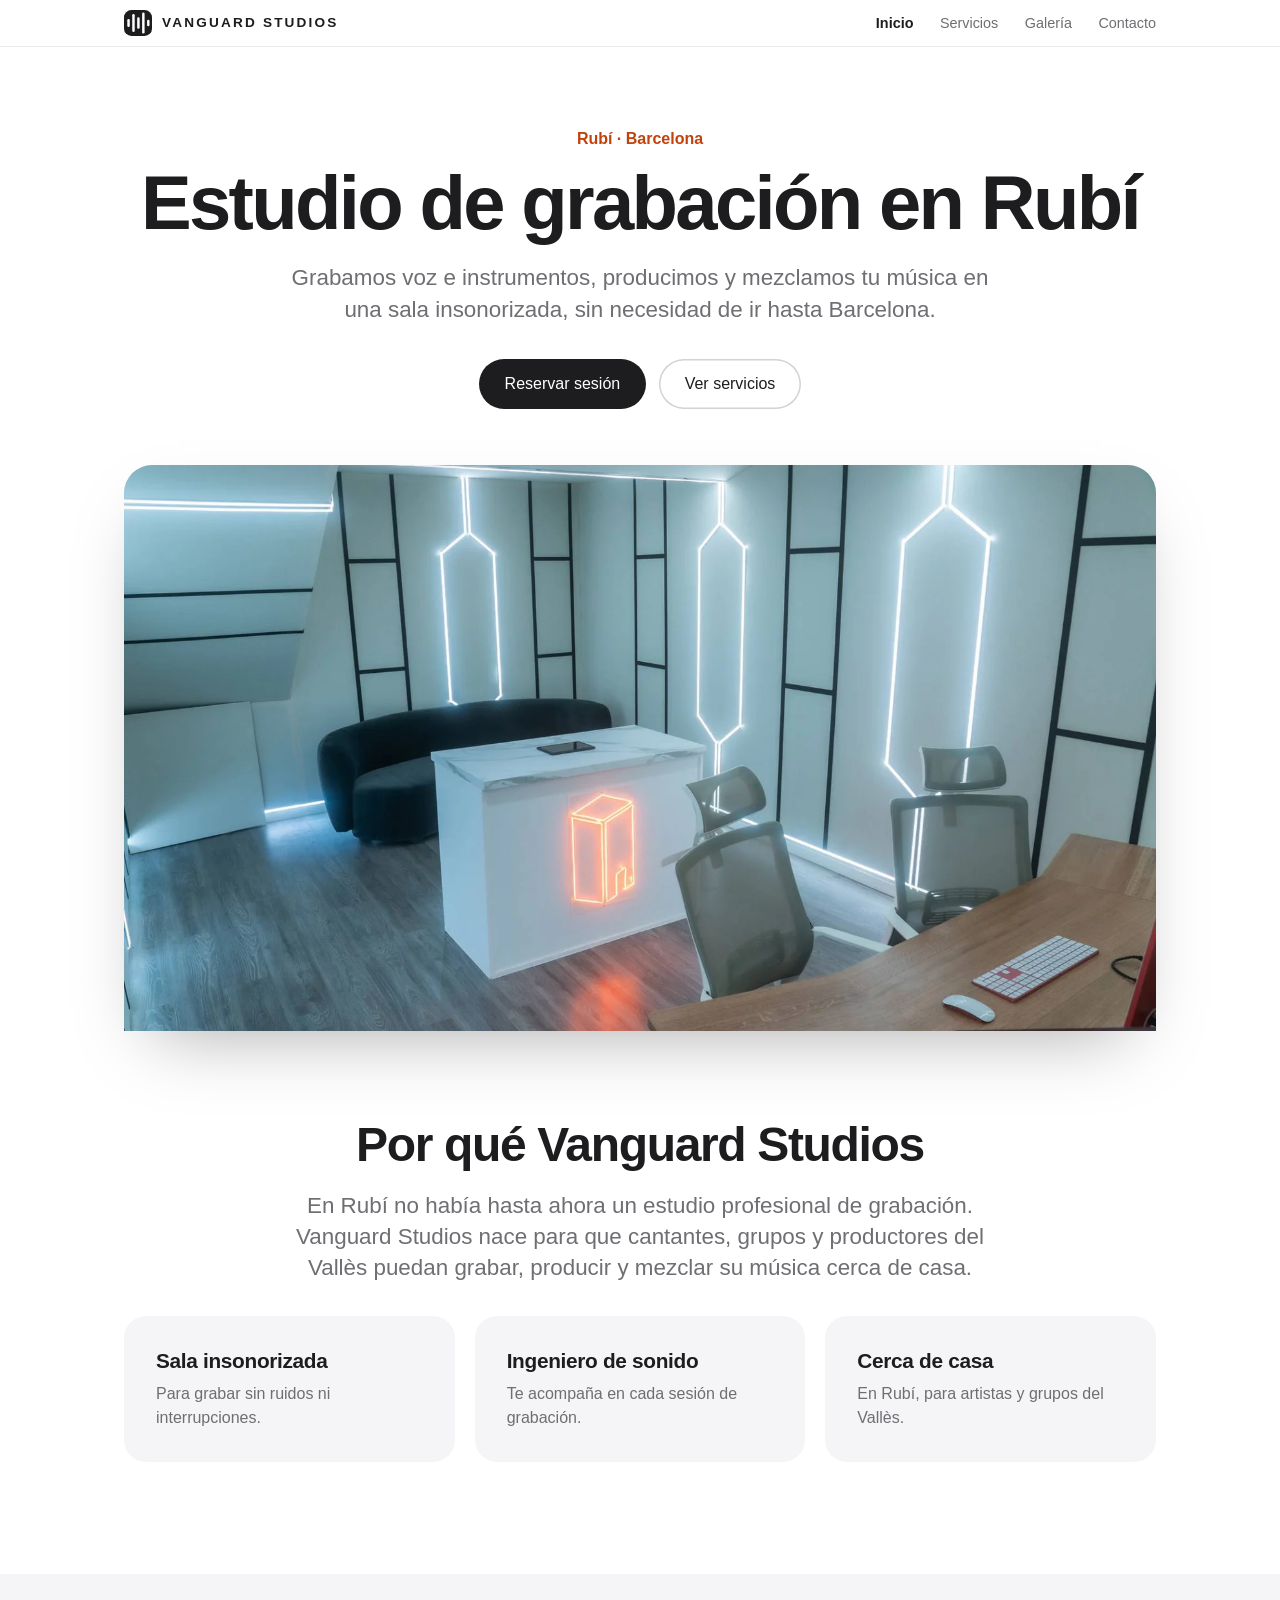
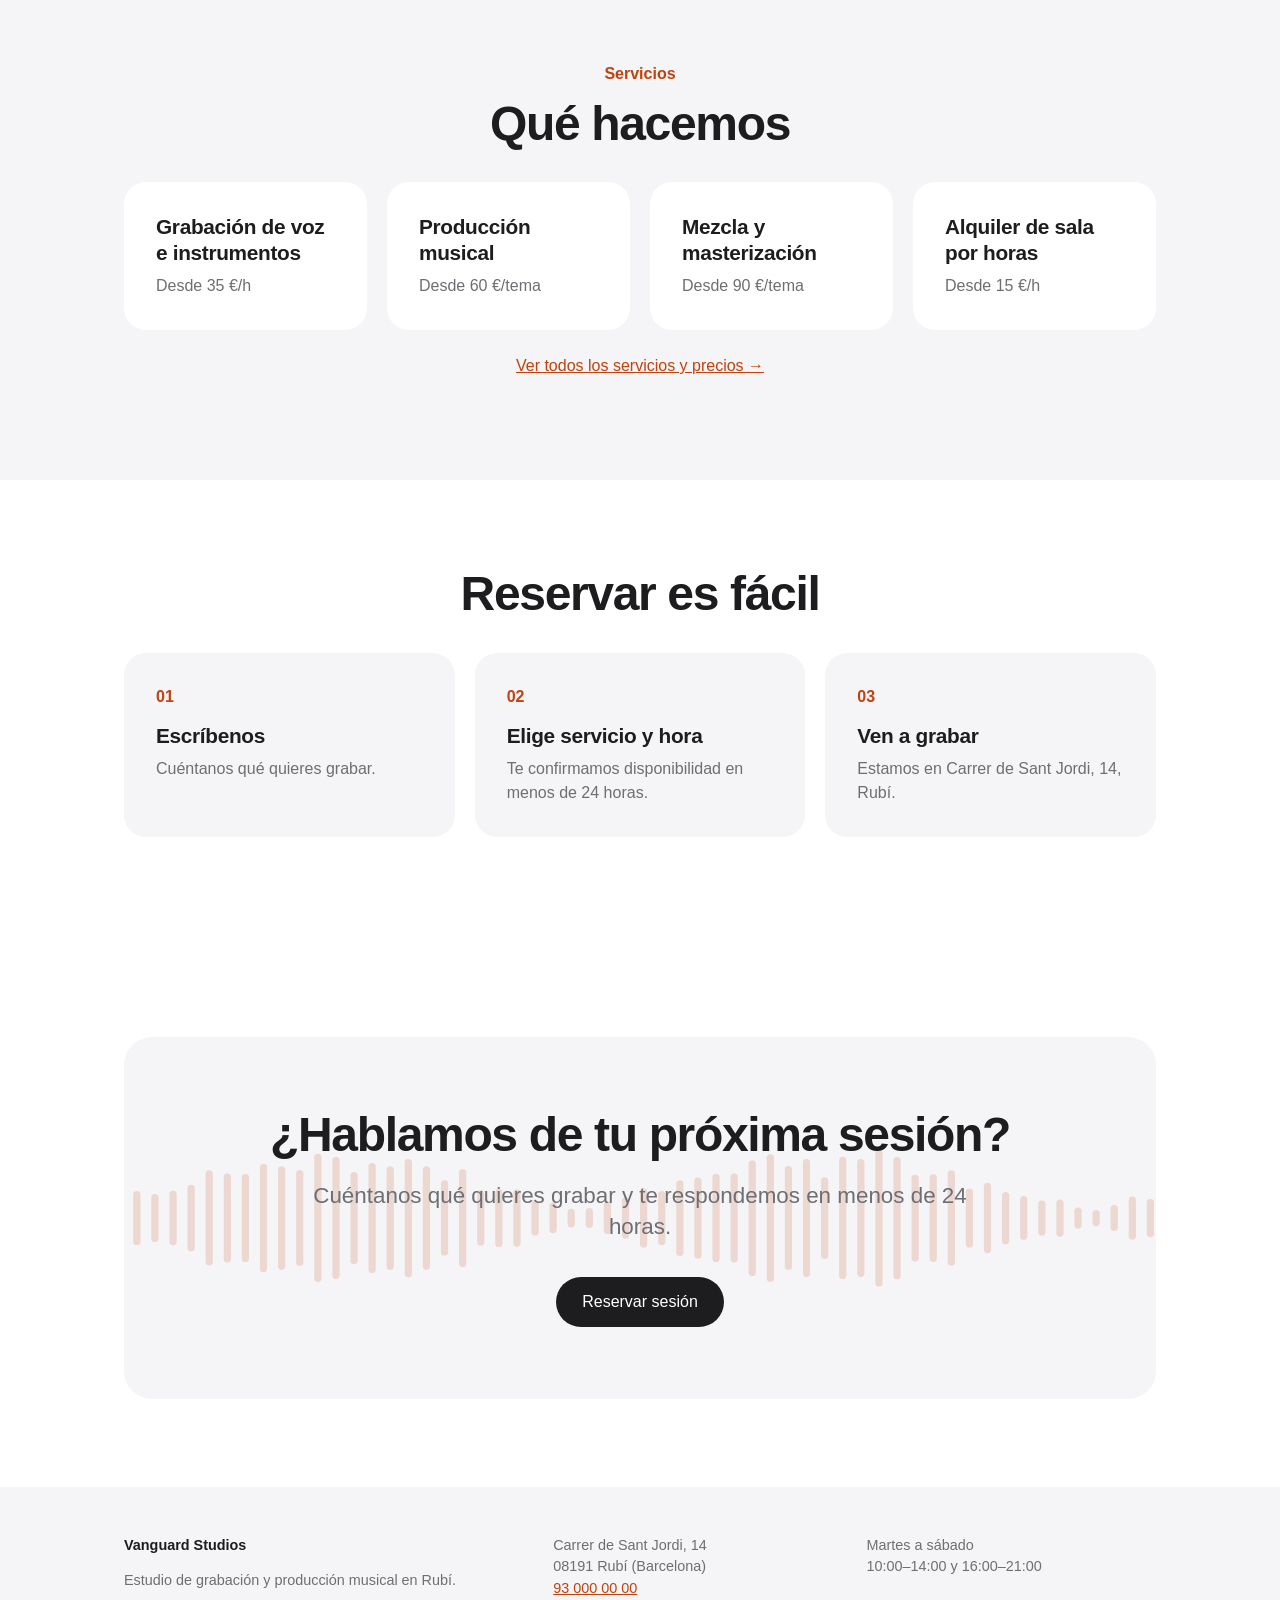
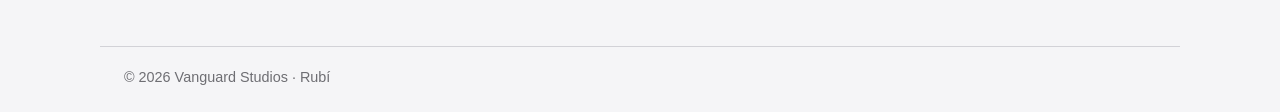
<file: index.html>
<!doctype html>
<html lang="es">

<head>
  <meta charset="UTF-8">
  <meta name="viewport" content="width=device-width, initial-scale=1">
  <title>Vanguard Studios | Estudio de grabación en Rubí</title>
  <meta name="description"
    content="Vanguard Studios es el estudio de grabación y producción musical de Rubí. Grabación de voz e instrumentos, mezcla, masterización y alquiler de sala.">
  <link rel="canonical" href="https://xikeereee.github.io/">
  <meta property="og:type" content="website">
  <meta property="og:locale" content="es_ES">
  <meta property="og:site_name" content="Vanguard Studios">
  <meta property="og:title" content="Vanguard Studios | Estudio de grabación en Rubí">
  <meta property="og:description"
    content="Vanguard Studios es el estudio de grabación y producción musical de Rubí. Grabación de voz e instrumentos, mezcla, masterización y alquiler de sala.">
  <meta property="og:image" content="https://xikeereee.github.io/STUFF/instalaciones-estudio-korner-1.jpg">
  <link rel="icon" href="img/favicon.svg" type="image/svg+xml">
  <link rel="stylesheet" href="style.css">
  <script type="application/ld+json">
  {"@context":"https://schema.org","@type":"LocalBusiness","name":"Vanguard Studios","description":"Estudio de grabación y producción musical en Rubí: grabación de voz e instrumentos, mezcla, masterización y alquiler de sala.","url":"https://xikeereee.github.io/","image":"https://xikeereee.github.io/STUFF/instalaciones-estudio-korner-1.jpg","telephone":"+34930000000","address":{"@type":"PostalAddress","streetAddress":"Carrer de Sant Jordi, 14","postalCode":"08191","addressLocality":"Rubí","addressRegion":"Barcelona","addressCountry":"ES"},"openingHoursSpecification":[{"@type":"OpeningHoursSpecification","dayOfWeek":["Tuesday","Wednesday","Thursday","Friday","Saturday"],"opens":"10:00","closes":"14:00"},{"@type":"OpeningHoursSpecification","dayOfWeek":["Tuesday","Wednesday","Thursday","Friday","Saturday"],"opens":"16:00","closes":"21:00"}]}
  </script>
</head>

<body>
  <a class="salto" href="#contenido">Saltar al contenido</a>
  <header>
    <div class="contenedor">
      <a class="logo" href="index.html"><img src="img/logo.svg" width="28" height="26" alt="">VANGUARD STUDIOS</a>
      <nav aria-label="Principal">
        <a href="index.html" aria-current="page">Inicio</a>
        <a href="servicios.html">Servicios</a>
        <a href="galeria.html">Galería</a>
        <a href="contacto.html">Contacto</a>
      </nav>
    </div>
  </header>
  <main id="contenido">
    <section class="hero">
      <div class="contenedor">
        <p class="eyebrow">Rubí · Barcelona</p>
        <h1>Estudio de grabación en Rubí</h1>
        <p class="lead">Grabamos voz e instrumentos, producimos y mezclamos tu música en una sala insonorizada, sin
          necesidad de ir hasta Barcelona.</p>
        <p><a class="boton" href="contacto.html">Reservar sesión</a> <a class="boton claro" href="servicios.html">Ver
            servicios</a></p>
        <div class="hero-img"><img src="STUFF/instalaciones-estudio-korner-1.jpg" width="1600" height="877"
            fetchpriority="high"
            alt="Recepción de Vanguard Studios, estudio de grabación en Rubí, con paneles de luz LED y sofá"></div>
      </div>
    </section>

    <section>
      <div class="contenedor centro">
        <h2>Por qué Vanguard Studios</h2>
        <p class="lead">En Rubí no había hasta ahora un estudio profesional de grabación. Vanguard Studios nace para que
          cantantes, grupos y productores del Vallès puedan grabar, producir y mezclar su música cerca de casa.</p>
        <div class="grid">
          <div class="card">
            <h3>Sala insonorizada</h3>
            <p>Para grabar sin ruidos ni interrupciones.</p>
          </div>
          <div class="card">
            <h3>Ingeniero de sonido</h3>
            <p>Te acompaña en cada sesión de grabación.</p>
          </div>
          <div class="card">
            <h3>Cerca de casa</h3>
            <p>En Rubí, para artistas y grupos del Vallès.</p>
          </div>
        </div>
      </div>
    </section>

    <section class="gris">
      <div class="contenedor centro">
        <p class="eyebrow">Servicios</p>
        <h2>Qué hacemos</h2>
        <div class="grid grid-4">
          <a class="card enlace" href="servicios.html">
            <h3>Grabación de voz e instrumentos</h3>
            <p>Desde 35 €/h</p>
          </a>
          <a class="card enlace" href="servicios.html">
            <h3>Producción musical</h3>
            <p>Desde 60 €/tema</p>
          </a>
          <a class="card enlace" href="servicios.html">
            <h3>Mezcla y masterización</h3>
            <p>Desde 90 €/tema</p>
          </a>
          <a class="card enlace" href="servicios.html">
            <h3>Alquiler de sala por horas</h3>
            <p>Desde 15 €/h</p>
          </a>
        </div>
        <p><a href="servicios.html">Ver todos los servicios y precios →</a></p>
      </div>
    </section>

    <section>
      <div class="contenedor centro">
        <h2>Reservar es fácil</h2>
        <div class="grid">
          <div class="card">
            <p class="num">01</p>
            <h3>Escríbenos</h3>
            <p>Cuéntanos qué quieres grabar.</p>
          </div>
          <div class="card">
            <p class="num">02</p>
            <h3>Elige servicio y hora</h3>
            <p>Te confirmamos disponibilidad en menos de 24 horas.</p>
          </div>
          <div class="card">
            <p class="num">03</p>
            <h3>Ven a grabar</h3>
            <p>Estamos en Carrer de Sant Jordi, 14, Rubí.</p>
          </div>
        </div>
      </div>
    </section>
    <section>
      <div class="contenedor">
        <div class="cta">
          <h2>¿Hablamos de tu próxima sesión?</h2>
          <p class="lead">Cuéntanos qué quieres grabar y te respondemos en menos de 24 horas.</p>
          <a class="boton" href="contacto.html">Reservar sesión</a>
        </div>
      </div>
    </section>
  </main>
  <footer>
    <div class="contenedor pie">
      <div>
        <p class="pie-titulo">Vanguard Studios</p>
        <p>Estudio de grabación y producción musical en Rubí.</p>
      </div>
      <address>
        Carrer de Sant Jordi, 14<br>08191 Rubí (Barcelona)<br>
        <a href="tel:+34930000000">93 000 00 00</a>
      </address>
      <p>Martes a sábado<br>10:00–14:00 y 16:00–21:00</p>
    </div>
    <p class="copy">© 2026 Vanguard Studios · Rubí</p>
  </footer>
</body>

</html>
</file>
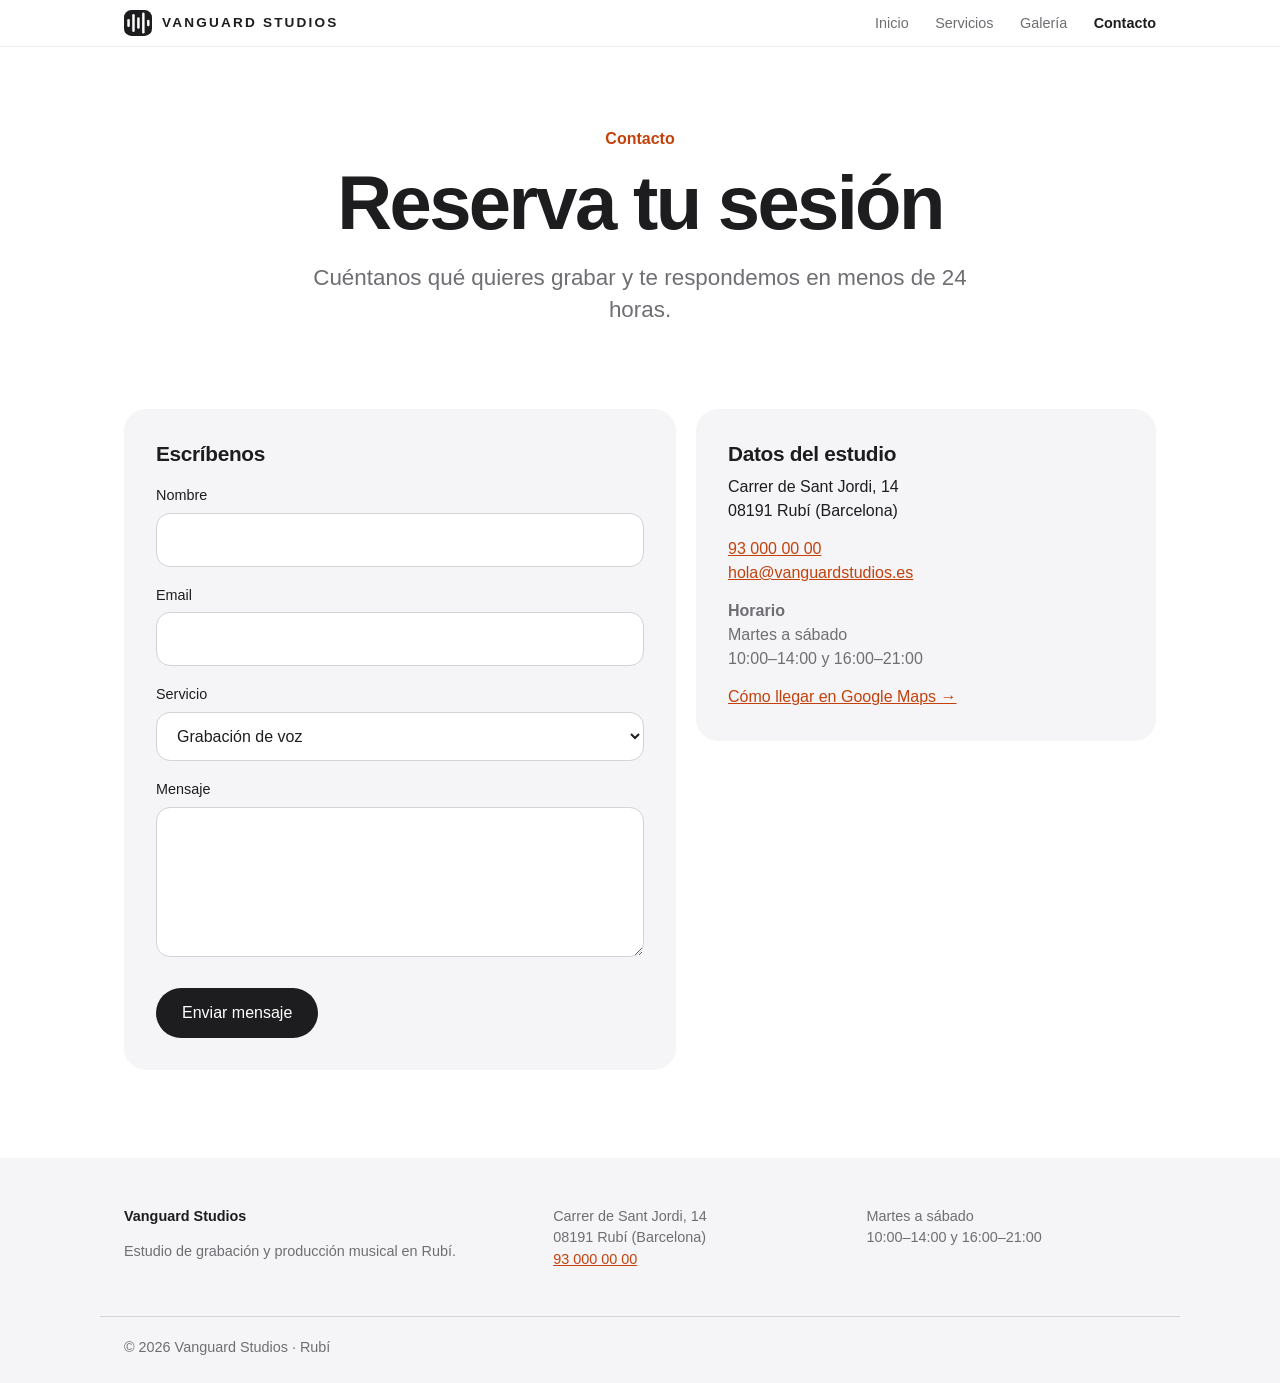
<file: contacto.html>
<!doctype html>
<html lang="es">

<head>
  <meta charset="UTF-8">
  <meta name="viewport" content="width=device-width, initial-scale=1">
  <title>Contacto | Vanguard Studios - Rubí</title>
  <meta name="description"
    content="Reserva tu sesión de grabación en Vanguard Studios, Rubí. Dirección, teléfono y horario del estudio.">
  <link rel="canonical" href="https://xikeereee.github.io/contacto.html">
  <meta property="og:type" content="website">
  <meta property="og:locale" content="es_ES">
  <meta property="og:site_name" content="Vanguard Studios">
  <meta property="og:title" content="Contacto | Vanguard Studios - Rubí">
  <meta property="og:description"
    content="Reserva tu sesión de grabación en Vanguard Studios, Rubí. Dirección, teléfono y horario del estudio.">
  <meta property="og:image" content="https://xikeereee.github.io/STUFF/instalaciones-estudio-korner-1.jpg">
  <link rel="icon" href="img/favicon.svg" type="image/svg+xml">
  <link rel="stylesheet" href="style.css">
</head>

<body>
  <a class="salto" href="#contenido">Saltar al contenido</a>
  <header>
    <div class="contenedor">
      <a class="logo" href="index.html"><img src="img/logo.svg" width="28" height="26" alt="">VANGUARD STUDIOS</a>
      <nav aria-label="Principal">
        <a href="index.html">Inicio</a>
        <a href="servicios.html">Servicios</a>
        <a href="galeria.html">Galería</a>
        <a href="contacto.html" aria-current="page">Contacto</a>
      </nav>
    </div>
  </header>
  <main id="contenido">
    <section class="hero">
      <div class="contenedor">
        <p class="eyebrow">Contacto</p>
        <h1>Reserva tu sesión</h1>
        <p class="lead">Cuéntanos qué quieres grabar y te respondemos en menos de 24 horas.</p>
      </div>
    </section>

    <section class="sin-arriba">
      <div class="contenedor contacto-grid">
        <form class="card" action="mailto:hola@vanguardstudios.es" method="post" enctype="text/plain">
          <h2 class="h3">Escríbenos</h2>
          <label for="nombre">Nombre</label>
          <input id="nombre" name="Nombre" type="text" autocomplete="name" required>
          <label for="email">Email</label>
          <input id="email" name="Email" type="email" autocomplete="email" required>
          <label for="servicio">Servicio</label>
          <select id="servicio" name="Servicio">
            <option>Grabación de voz</option>
            <option>Grabación de instrumentos</option>
            <option>Producción musical</option>
            <option>Mezcla y masterización</option>
            <option>Alquiler de sala</option>
          </select>
          <label for="mensaje">Mensaje</label>
          <textarea id="mensaje" name="Mensaje" rows="5" required></textarea>
          <button class="boton" type="submit">Enviar mensaje</button>
        </form>

        <div class="card">
          <h2 class="h3">Datos del estudio</h2>
          <address>
            Carrer de Sant Jordi, 14<br>08191 Rubí (Barcelona)
          </address>
          <p><a href="tel:+34930000000">93 000 00 00</a><br><a
              href="mailto:hola@vanguardstudios.es">hola@vanguardstudios.es</a></p>
          <p><strong>Horario</strong><br>Martes a sábado<br>10:00–14:00 y 16:00–21:00</p>
          <p><a href="https://www.google.com/maps/search/?api=1&amp;query=Carrer+de+Sant+Jordi+14+Rub%C3%AD"
              rel="noopener">Cómo llegar en Google Maps →</a></p>
        </div>
      </div>
    </section>
  </main>
  <footer>
    <div class="contenedor pie">
      <div>
        <p class="pie-titulo">Vanguard Studios</p>
        <p>Estudio de grabación y producción musical en Rubí.</p>
      </div>
      <address>
        Carrer de Sant Jordi, 14<br>08191 Rubí (Barcelona)<br>
        <a href="tel:+34930000000">93 000 00 00</a>
      </address>
      <p>Martes a sábado<br>10:00–14:00 y 16:00–21:00</p>
    </div>
    <p class="copy">© 2026 Vanguard Studios · Rubí</p>
  </footer>
</body>

</html>
</file>
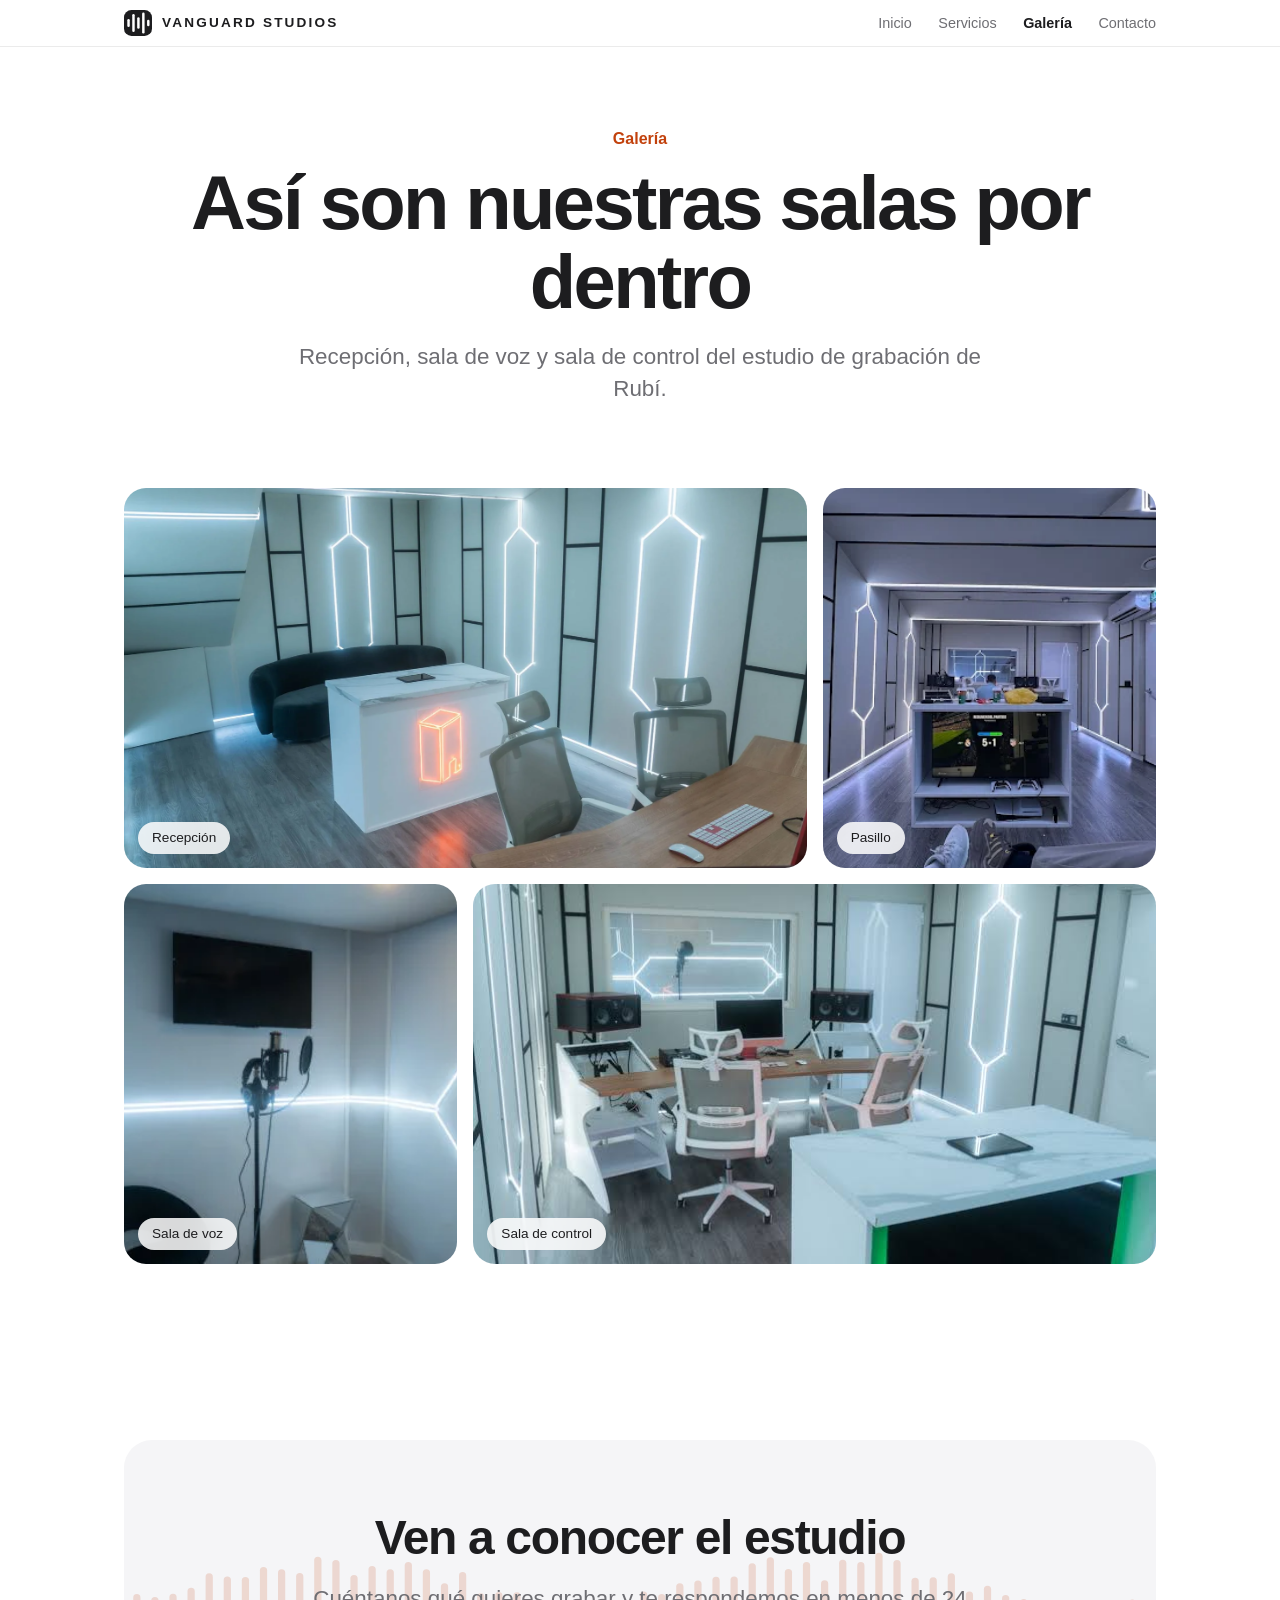
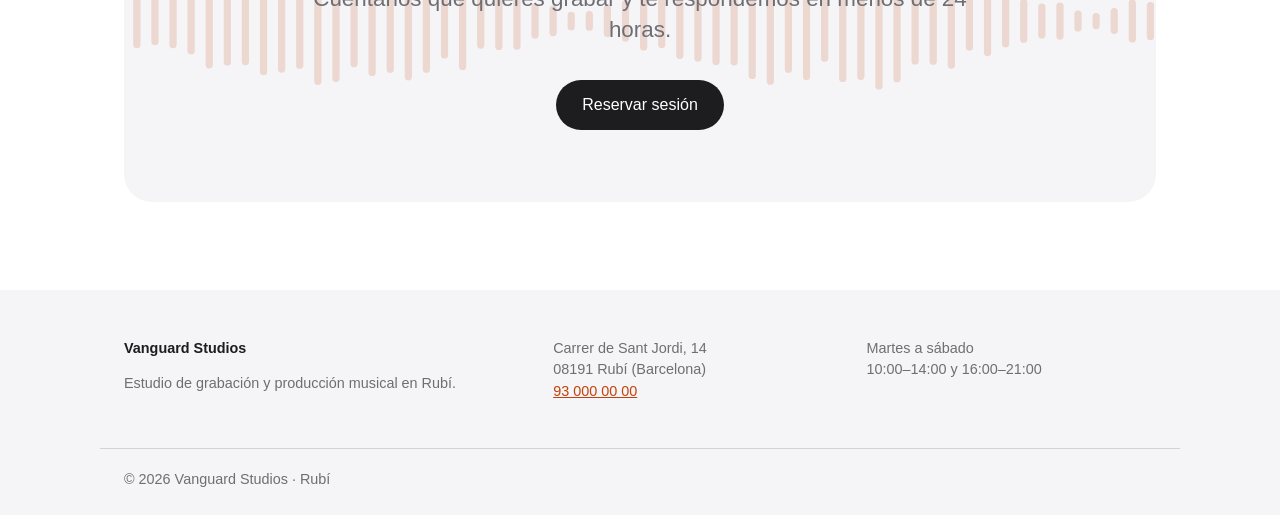
<file: galeria.html>
<!doctype html>
<html lang="es">

<head>
  <meta charset="UTF-8">
  <meta name="viewport" content="width=device-width, initial-scale=1">
  <title>Galería | Vanguard Studios - Rubí</title>
  <meta name="description"
    content="Fotos de las instalaciones y salas de Vanguard Studios, el estudio de grabación de Rubí.">
  <link rel="canonical" href="https://xikeereee.github.io/galeria.html">
  <meta property="og:type" content="website">
  <meta property="og:locale" content="es_ES">
  <meta property="og:site_name" content="Vanguard Studios">
  <meta property="og:title" content="Galería | Vanguard Studios - Rubí">
  <meta property="og:description"
    content="Fotos de las instalaciones y salas de Vanguard Studios, el estudio de grabación de Rubí.">
  <meta property="og:image" content="https://xikeereee.github.io/STUFF/instalaciones-estudio-korner-1.jpg">
  <link rel="icon" href="img/favicon.svg" type="image/svg+xml">
  <link rel="stylesheet" href="style.css">
</head>

<body>
  <a class="salto" href="#contenido">Saltar al contenido</a>
  <header>
    <div class="contenedor">
      <a class="logo" href="index.html"><img src="img/logo.svg" width="28" height="26" alt="">VANGUARD STUDIOS</a>
      <nav aria-label="Principal">
        <a href="index.html">Inicio</a>
        <a href="servicios.html">Servicios</a>
        <a href="galeria.html" aria-current="page">Galería</a>
        <a href="contacto.html">Contacto</a>
      </nav>
    </div>
  </header>
  <main id="contenido">
    <section class="hero">
      <div class="contenedor">
        <p class="eyebrow">Galería</p>
        <h1>Así son nuestras salas por dentro</h1>
        <p class="lead">Recepción, sala de voz y sala de control del estudio de grabación de Rubí.</p>
      </div>
    </section>

    <section class="sin-arriba">
      <div class="contenedor">
        <div class="galeria-grid">
          <figure class="ancha"><img src="STUFF/instalaciones-estudio-korner-1.jpg" width="1600" height="877"
              loading="lazy" alt="Recepción del estudio con paneles de luz LED, sofá y mostrador">
            <figcaption>Recepción</figcaption>
          </figure>
          <figure class=""><img src="STUFF/instalaciones-estudio-korner-4.jpg" width="287" height="510" loading="lazy"
              alt="Pasillo del estudio con líneas de iluminación LED">
            <figcaption>Pasillo</figcaption>
          </figure>
          <figure class=""><img src="STUFF/instalaciones-estudio-korner-2.jpg" width="500" height="333" loading="lazy"
              alt="Sala de grabación de voz con micrófono de condensador y filtro antipop">
            <figcaption>Sala de voz</figcaption>
          </figure>
          <figure class="ancha"><img src="STUFF/instalaciones-estudio-korner-3.jpg" width="679" height="452"
              loading="lazy" alt="Sala de control con monitores de estudio, mesa y sillas ergonómicas">
            <figcaption>Sala de control</figcaption>
          </figure>
        </div>
      </div>
    </section>
    <section>
      <div class="contenedor">
        <div class="cta">
          <h2>Ven a conocer el estudio</h2>
          <p class="lead">Cuéntanos qué quieres grabar y te respondemos en menos de 24 horas.</p>
          <a class="boton" href="contacto.html">Reservar sesión</a>
        </div>
      </div>
    </section>
  </main>
  <footer>
    <div class="contenedor pie">
      <div>
        <p class="pie-titulo">Vanguard Studios</p>
        <p>Estudio de grabación y producción musical en Rubí.</p>
      </div>
      <address>
        Carrer de Sant Jordi, 14<br>08191 Rubí (Barcelona)<br>
        <a href="tel:+34930000000">93 000 00 00</a>
      </address>
      <p>Martes a sábado<br>10:00–14:00 y 16:00–21:00</p>
    </div>
    <p class="copy">© 2026 Vanguard Studios · Rubí</p>
  </footer>
</body>

</html>
</file>
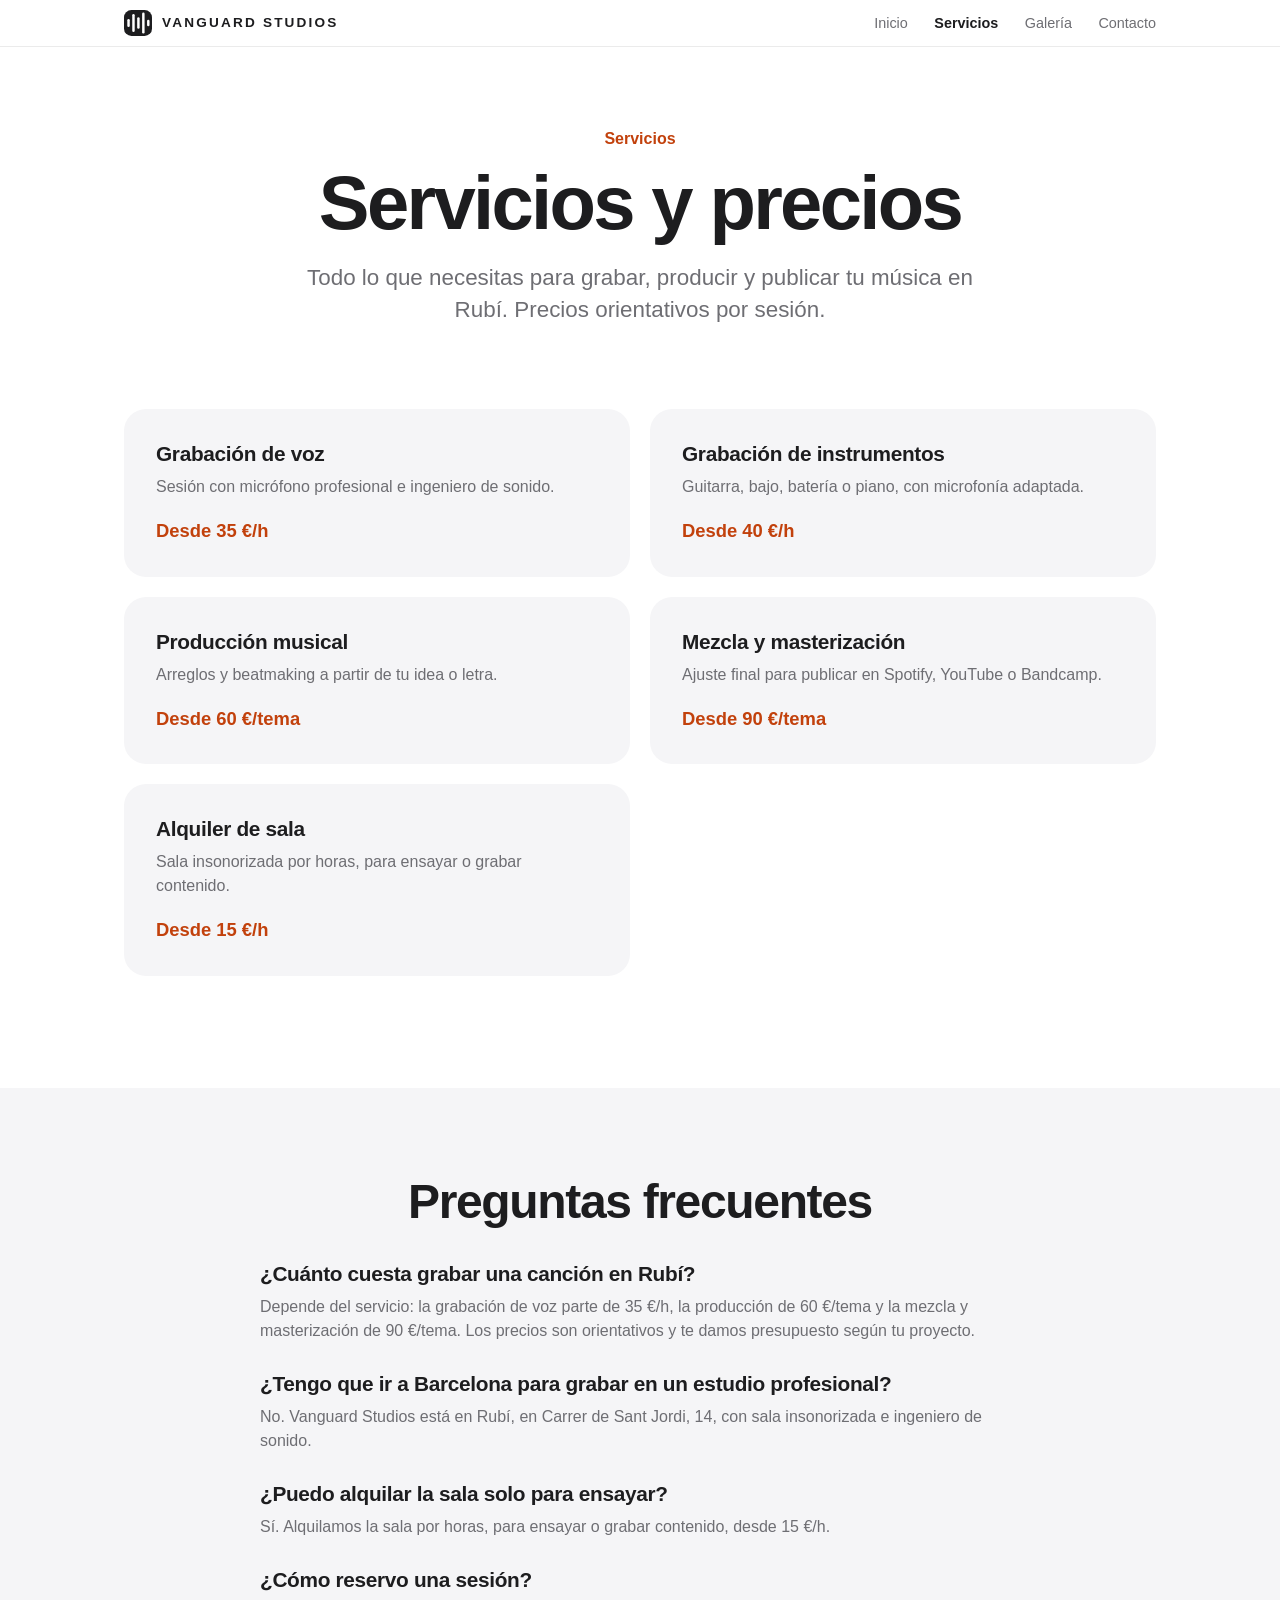
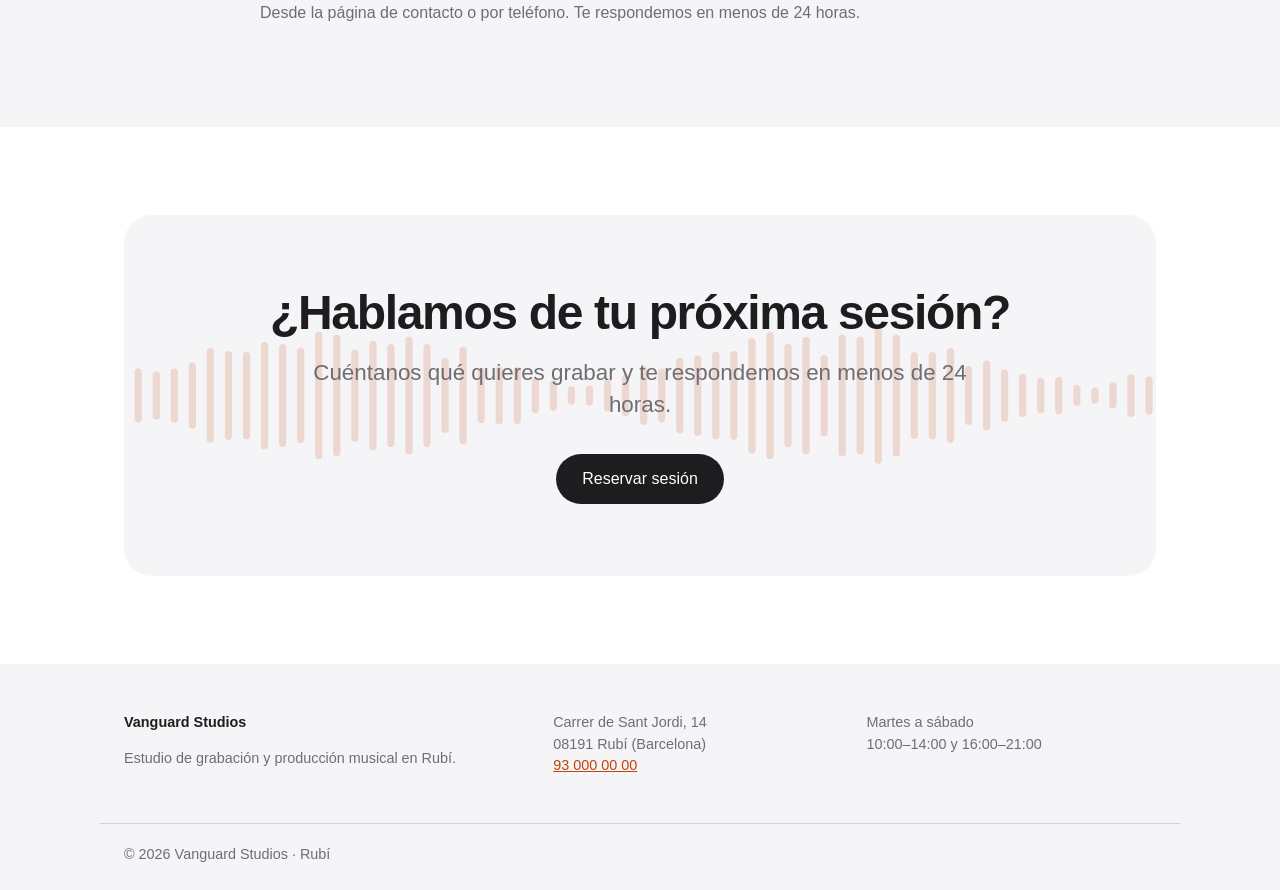
<file: servicios.html>
<!doctype html>
<html lang="es">

<head>
  <meta charset="UTF-8">
  <meta name="viewport" content="width=device-width, initial-scale=1">
  <title>Servicios y precios | Vanguard Studios - Rubí</title>
  <meta name="description"
    content="Grabación de voz e instrumentos, producción, mezcla, masterización y alquiler de sala en Vanguard Studios, Rubí.">
  <link rel="canonical" href="https://xikeereee.github.io/servicios.html">
  <meta property="og:type" content="website">
  <meta property="og:locale" content="es_ES">
  <meta property="og:site_name" content="Vanguard Studios">
  <meta property="og:title" content="Servicios y precios | Vanguard Studios - Rubí">
  <meta property="og:description"
    content="Grabación de voz e instrumentos, producción, mezcla, masterización y alquiler de sala en Vanguard Studios, Rubí.">
  <meta property="og:image" content="https://xikeereee.github.io/STUFF/instalaciones-estudio-korner-1.jpg">
  <link rel="icon" href="img/favicon.svg" type="image/svg+xml">
  <link rel="stylesheet" href="style.css">
</head>

<body>
  <a class="salto" href="#contenido">Saltar al contenido</a>
  <header>
    <div class="contenedor">
      <a class="logo" href="index.html"><img src="img/logo.svg" width="28" height="26" alt="">VANGUARD STUDIOS</a>
      <nav aria-label="Principal">
        <a href="index.html">Inicio</a>
        <a href="servicios.html" aria-current="page">Servicios</a>
        <a href="galeria.html">Galería</a>
        <a href="contacto.html">Contacto</a>
      </nav>
    </div>
  </header>
  <main id="contenido">
    <section class="hero">
      <div class="contenedor">
        <p class="eyebrow">Servicios</p>
        <h1>Servicios y precios</h1>
        <p class="lead">Todo lo que necesitas para grabar, producir y publicar tu música en Rubí. Precios orientativos
          por sesión.</p>
      </div>
    </section>

    <section class="sin-arriba">
      <div class="contenedor">
        <div class="grid grid-2">
          <article class="card">
            <h2 class="h3">Grabación de voz</h2>
            <p>Sesión con micrófono profesional e ingeniero de sonido.</p>
            <p class="precio">Desde 35 €/h</p>
          </article>
          <article class="card">
            <h2 class="h3">Grabación de instrumentos</h2>
            <p>Guitarra, bajo, batería o piano, con microfonía adaptada.</p>
            <p class="precio">Desde 40 €/h</p>
          </article>
          <article class="card">
            <h2 class="h3">Producción musical</h2>
            <p>Arreglos y beatmaking a partir de tu idea o letra.</p>
            <p class="precio">Desde 60 €/tema</p>
          </article>
          <article class="card">
            <h2 class="h3">Mezcla y masterización</h2>
            <p>Ajuste final para publicar en Spotify, YouTube o Bandcamp.</p>
            <p class="precio">Desde 90 €/tema</p>
          </article>
          <article class="card">
            <h2 class="h3">Alquiler de sala</h2>
            <p>Sala insonorizada por horas, para ensayar o grabar contenido.</p>
            <p class="precio">Desde 15 €/h</p>
          </article>
        </div>
      </div>
    </section>

    <section class="gris">
      <div class="contenedor">
        <h2 class="centro">Preguntas frecuentes</h2>
        <div class="faq">
          <h3>¿Cuánto cuesta grabar una canción en Rubí?</h3>
          <p>Depende del servicio: la grabación de voz parte de 35 €/h, la producción de 60 €/tema y la mezcla y
            masterización de 90 €/tema. Los precios son orientativos y te damos presupuesto según tu proyecto.</p>
          <h3>¿Tengo que ir a Barcelona para grabar en un estudio profesional?</h3>
          <p>No. Vanguard Studios está en Rubí, en Carrer de Sant Jordi, 14, con sala insonorizada e ingeniero de
            sonido.</p>
          <h3>¿Puedo alquilar la sala solo para ensayar?</h3>
          <p>Sí. Alquilamos la sala por horas, para ensayar o grabar contenido, desde 15 €/h.</p>
          <h3>¿Cómo reservo una sesión?</h3>
          <p>Desde la página de contacto o por teléfono. Te respondemos en menos de 24 horas.</p>
        </div>
      </div>
    </section>
    <section>
      <div class="contenedor">
        <div class="cta">
          <h2>¿Hablamos de tu próxima sesión?</h2>
          <p class="lead">Cuéntanos qué quieres grabar y te respondemos en menos de 24 horas.</p>
          <a class="boton" href="contacto.html">Reservar sesión</a>
        </div>
      </div>
    </section>
  </main>
  <footer>
    <div class="contenedor pie">
      <div>
        <p class="pie-titulo">Vanguard Studios</p>
        <p>Estudio de grabación y producción musical en Rubí.</p>
      </div>
      <address>
        Carrer de Sant Jordi, 14<br>08191 Rubí (Barcelona)<br>
        <a href="tel:+34930000000">93 000 00 00</a>
      </address>
      <p>Martes a sábado<br>10:00–14:00 y 16:00–21:00</p>
    </div>
    <p class="copy">© 2026 Vanguard Studios · Rubí</p>
  </footer>
</body>

</html>
</file>
<file: style.css>
:root {
  --fondo: #ffffff;
  --texto: #1d1d1f;
  --suave: #6e6e73;
  --gris: #f5f5f7;
  --borde: #d2d2d7;
  --acento: #c2410c;
  --radio: 22px;
}

* {
  box-sizing: border-box;
}

html {
  overflow-y: scroll;
}

body {
  margin: 0;
  font-family: -apple-system, BlinkMacSystemFont, "SF Pro Display", "Segoe UI", Roboto, Helvetica, Arial, sans-serif;
  background: var(--fondo);
  color: var(--texto);
  line-height: 1.5;
  -webkit-font-smoothing: antialiased;
}

img {
  display: block;
  max-width: 100%;
  height: auto;
}

a {
  color: var(--acento);
}

a:focus-visible,
button:focus-visible,
input:focus-visible,
select:focus-visible,
textarea:focus-visible {
  outline: 3px solid var(--acento);
  outline-offset: 3px;
}

.contenedor {
  max-width: 1080px;
  margin: 0 auto;
  padding: 0 24px;
}

.centro {
  text-align: center;
}

.salto {
  position: absolute;
  left: -999px;
  top: 0;
}

.salto:focus {
  left: 16px;
  top: 16px;
  z-index: 30;
  background: var(--texto);
  color: #fff;
  padding: 10px 18px;
  border-radius: 99px;
}

/* Cabecera */
header {
  position: sticky;
  top: 0;
  z-index: 20;
  background: rgba(255, 255, 255, 0.82);
  -webkit-backdrop-filter: saturate(180%) blur(20px);
  backdrop-filter: saturate(180%) blur(20px);
  border-bottom: 1px solid rgba(0, 0, 0, 0.08);
}

header .contenedor {
  display: flex;
  justify-content: space-between;
  align-items: center;
  flex-wrap: wrap;
  gap: 6px 24px;
  padding-top: 10px;
  padding-bottom: 10px;
}

.logo {
  display: flex;
  align-items: center;
  gap: 10px;
  font-size: 0.85rem;
  font-weight: 600;
  letter-spacing: 0.16em;
  color: var(--texto);
  text-decoration: none;
}

nav a {
  margin-left: 22px;
  font-size: 0.9rem;
  color: var(--suave);
  text-decoration: none;
}

nav a:hover {
  color: var(--texto);
}

nav a[aria-current] {
  color: var(--texto);
  font-weight: 600;
}

h1 {
  font-size: clamp(2.5rem, 7vw, 4.75rem);
  line-height: 1.04;
  letter-spacing: -0.035em;
  font-weight: 700;
  margin: 0 0 20px;
}

h2 {
  font-size: clamp(1.9rem, 4.5vw, 3rem);
  line-height: 1.1;
  letter-spacing: -0.028em;
  font-weight: 700;
  margin: 0 0 18px;
}

h3,
.h3 {
  font-size: 1.3rem;
  line-height: 1.25;
  letter-spacing: -0.015em;
  font-weight: 600;
  margin: 0 0 8px;
}

p {
  margin: 0 0 14px;
}

.eyebrow {
  color: var(--acento);
  font-weight: 600;
  font-size: 1rem;
  margin-bottom: 12px;
}

.lead {
  font-size: clamp(1.1rem, 2.2vw, 1.4rem);
  line-height: 1.4;
  color: var(--suave);
  max-width: 700px;
  margin: 0 auto 28px;
}

section {
  padding: 88px 0;
}

.sin-arriba {
  padding-top: 0;
}

.gris {
  background: var(--gris);
}

.hero {
  padding: 80px 0 56px;
  text-align: center;
}

.hero:has(.hero-img) {
  padding-bottom: 0;
}

.boton {
  display: inline-block;
  margin: 6px 4px 0;
  padding: 13px 26px;
  background: var(--texto);
  color: #fff;
  border: 0;
  border-radius: 99px;
  font: inherit;
  font-weight: 500;
  text-decoration: none;
  cursor: pointer;
}

.boton:hover {
  background: #000;
}

.boton.claro {
  background: transparent;
  color: var(--texto);
  box-shadow: inset 0 0 0 1.5px var(--borde);
}

.boton.claro:hover {
  box-shadow: inset 0 0 0 1.5px var(--texto);
}

.hero-img {
  margin-top: 56px;
  border-radius: 28px 28px 0 0;
  overflow: hidden;
  box-shadow: 0 30px 70px -30px rgba(0, 0, 0, 0.35);
}

.hero-img img {
  width: 100%;
}

.grid {
  display: grid;
  gap: 20px;
  grid-template-columns: repeat(auto-fit, minmax(230px, 1fr));
  margin: 32px 0 24px;
}

.grid-2 {
  grid-template-columns: repeat(2, 1fr);
  margin-top: 0;
}

.card {
  background: var(--gris);
  border-radius: var(--radio);
  padding: 32px;
  text-align: left;
}

.gris .card {
  background: #fff;
}

.card p:last-child {
  margin-bottom: 0;
}

.card p {
  color: var(--suave);
}

.enlace {
  color: var(--texto);
  text-decoration: none;
}

.enlace:hover {
  box-shadow: inset 0 0 0 1.5px var(--texto);
}

.num {
  color: var(--acento) !important;
  font-weight: 600;
}

.precio {
  color: var(--acento) !important;
  font-weight: 600;
  font-size: 1.15rem;
  margin-top: 18px;
}

.faq {
  max-width: 760px;
  margin: 32px auto 0;
}

.faq h3 {
  margin-top: 28px;
}

.faq p {
  color: var(--suave);
}

.cta {
  text-align: center;
  padding: 72px 24px;
  border-radius: 28px;
  background: var(--gris) url("img/onda.svg") center / cover no-repeat;
}

.galeria-grid {
  display: grid;
  grid-template-columns: repeat(3, 1fr);
  grid-auto-rows: 380px;
  gap: 16px;
}

.galeria-grid figure {
  position: relative;
  margin: 0;
  overflow: hidden;
  border-radius: var(--radio);
  background: var(--gris);
}

.galeria-grid .ancha {
  grid-column: span 2;
}

.galeria-grid img {
  width: 100%;
  height: 100%;
  object-fit: cover;
}

figcaption {
  position: absolute;
  left: 14px;
  bottom: 14px;
  padding: 6px 14px;
  border-radius: 99px;
  background: rgba(255, 255, 255, 0.85);
  font-size: 0.85rem;
  font-weight: 500;
  -webkit-backdrop-filter: blur(12px);
  backdrop-filter: blur(12px);
}

/* Contacto */
.contacto-grid {
  display: grid;
  grid-template-columns: 1.2fr 1fr;
  gap: 20px;
  align-items: start;
}

form label {
  display: block;
  margin: 18px 0 6px;
  font-size: 0.9rem;
  font-weight: 500;
}

form input,
form select,
form textarea {
  width: 100%;
  padding: 14px 16px;
  background: #fff;
  color: var(--texto);
  border: 1px solid var(--borde);
  border-radius: 14px;
  font: inherit;
}

form .boton {
  margin: 24px 0 0;
}

address {
  font-style: normal;
  margin-bottom: 14px;
}

/* Pie */
footer {
  background: var(--gris);
  padding: 48px 0 24px;
  font-size: 0.9rem;
  color: var(--suave);
}

.pie {
  display: grid;
  grid-template-columns: 1.4fr 1fr 1fr;
  gap: 24px;
}

.pie-titulo {
  color: var(--texto);
  font-weight: 600;
}

.copy {
  max-width: 1080px;
  margin: 32px auto 0;
  padding: 20px 24px 0;
  border-top: 1px solid var(--borde);
}

@media (max-width: 760px) {
  section {
    padding: 56px 0;
  }

  .hero {
    padding: 48px 0 40px;
  }

  nav a:first-child {
    margin-left: 0;
  }

  .grid-2,
  .contacto-grid,
  .pie {
    grid-template-columns: 1fr;
  }

  .galeria-grid {
    grid-template-columns: 1fr;
    grid-auto-rows: 260px;
  }

  .galeria-grid .ancha {
    grid-column: auto;
  }

  .card {
    padding: 24px;
  }
}
</file>
